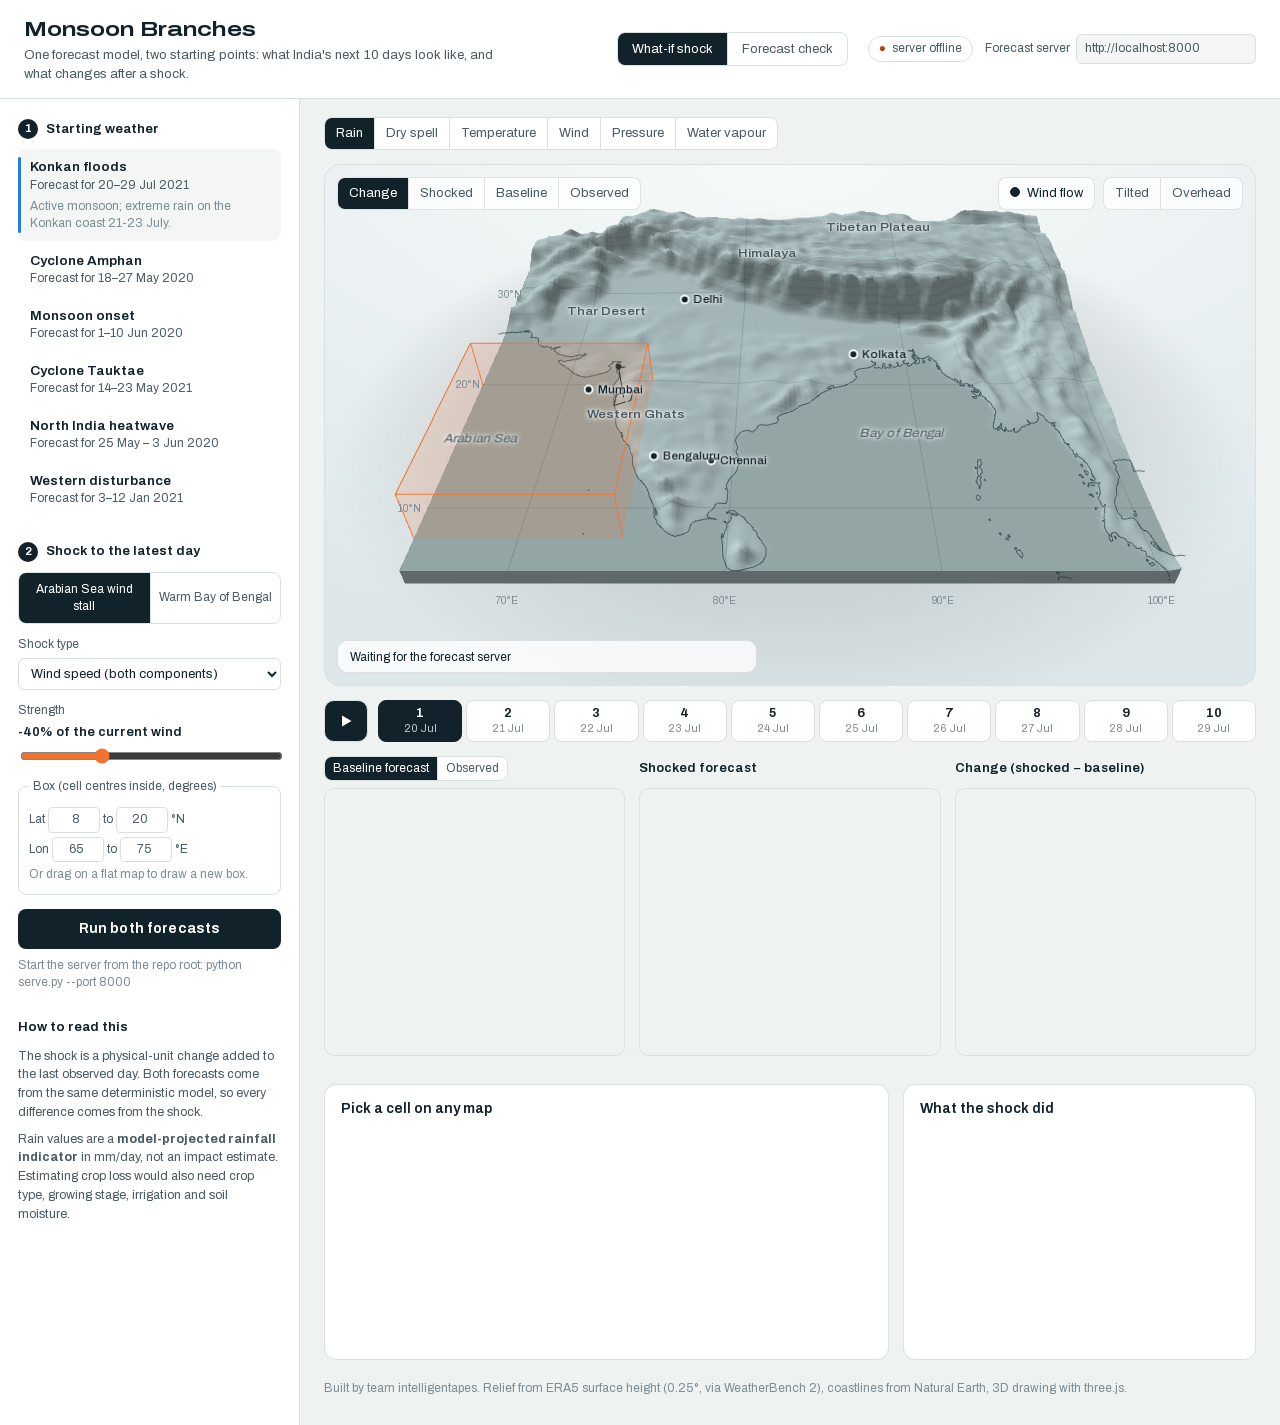
<file: dashboard/index.html>
<!doctype html>
<html lang="en">
<head>
  <meta charset="utf-8">
  <meta name="viewport" content="width=device-width, initial-scale=1">
  <title>Monsoon Branches</title>
  <link rel="preload" href="vendor/archivo-latin.woff2" as="font" type="font/woff2" crossorigin>
  <link rel="stylesheet" href="style.css">
  <script type="importmap">{ "imports": { "three": "./vendor/three.module.min.js" } }</script>
</head>
<body data-mode="shock">
<header class="top">
  <div class="brand">
    <h1>Monsoon Branches</h1>
    <p data-show="shock">One forecast model, two starting points: what India's next 10 days look like, and what changes after a shock.</p>
    <p data-show="check">How the 10-day forecast compares with what happened, and with two simple baselines.</p>
  </div>
  <div class="seg modes" id="modes" role="tablist" aria-label="View">
    <button data-mode="shock" role="tab">What-if shock</button>
    <button data-mode="check" role="tab">Forecast check</button>
  </div>
  <div class="server">
    <span id="status" class="pill pill-wait" role="status">connecting…</span>
    <label class="srv">Forecast server <input id="server" type="url" spellcheck="false" value="http://localhost:8000"></label>
  </div>
</header>

<main class="layout">
  <aside class="controls" aria-label="Experiment controls">
    <section>
      <h2><span class="step">1</span>Starting weather</h2>
      <div id="examples" class="examples" role="radiogroup" aria-label="Held-out example"></div>
    </section>

    <section data-show="shock">
      <h2><span class="step">2</span>Shock to the latest day</h2>
      <div class="seg" id="presets" role="radiogroup" aria-label="Shock preset">
        <button data-preset="monsoon_stall" role="radio">Arabian Sea wind stall</button>
        <button data-preset="warm_ocean" role="radio">Warm Bay of Bengal</button>
      </div>
      <label class="row">Shock type
        <select id="kind">
          <option value="wind">Wind speed (both components)</option>
          <option value="warm">Warm and moist (t2m, +5% vapour per K)</option>
          <option value="moist">Water vapour only</option>
          <option value="pressure">Sea-level pressure</option>
        </select>
      </label>
      <label class="row">Strength <output id="strength-out"></output>
        <input id="strength" type="range">
      </label>
      <fieldset class="box">
        <legend>Box (cell centres inside, degrees)</legend>
        <label>Lat <input id="la0" type="number" step="1" min="6" max="38"> to <input id="la1" type="number" step="1" min="6" max="38"> °N</label>
        <label>Lon <input id="lo0" type="number" step="1" min="65" max="101"> to <input id="lo1" type="number" step="1" min="65" max="101"> °E</label>
        <p class="hint">Or drag on a flat map to draw a new box.</p>
      </fieldset>
      <button id="run" class="primary">Run both forecasts</button>
      <p id="runinfo" class="hint" aria-live="polite"></p>
    </section>

    <section class="about" data-show="shock">
      <h2>How to read this</h2>
      <p>The shock is a physical-unit change added to the last observed day. Both forecasts come from the same
        deterministic model, so every difference comes from the shock.</p>
      <p>Rain values are a <strong>model-projected rainfall indicator</strong> in mm/day, not an impact estimate.
        Estimating crop loss would also need crop type, growing stage, irrigation and soil moisture.</p>
    </section>

    <section data-show="check">
      <h2>Compared with</h2>
      <dl class="defs">
        <dt><i class="sw sw-1"></i>Our model</dt>
        <dd>The 10-day forecast from the server, started from the three observed days.</dd>
        <dt><i class="sw sw-2"></i>Repeat the last day</dt>
        <dd>Assumes the last observed day stays the same for all 10 days (persistence).</dd>
        <dt><i class="sw sw-3"></i>Date average</dt>
        <dd>The 2005–2017 average for each calendar day (climatology).</dd>
        <dt><i class="sw sw-obs"></i>Observed</dt>
        <dd>What actually happened (ERA5). None of these events was used to train or select the model.</dd>
      </dl>
      <p id="checkinfo" class="hint" aria-live="polite"></p>
    </section>

    <section class="about" data-show="check">
      <h2>How to read this</h2>
      <p>The grader scores the model against the <strong>better</strong> of the two baselines, over the whole map, for
        all six fields on days 1, 4 and 8. The error chart shows the same comparison for every day.</p>
      <p>In the first days the forecast follows the real weather. Later, the exact day of a rain burst cannot be known
        from three days of surface weather, so the forecast eases towards the date average. When timing is unknown
        that is the lowest-error choice: a sharp burst on the wrong day is penalised twice, once where it rains and
        once where it doesn't.</p>
      <p>Single 1° cells (about 100 km) are noisy. <strong>Drag on a flat map</strong> to average over an area; click a cell to go back.</p>
    </section>
  </aside>

  <section class="stage" aria-label="Forecast maps">
    <div class="tiles" id="tiles" data-show="check" aria-live="polite"></div>

    <div class="toolbar">
      <div class="seg" id="fields" role="tablist" aria-label="Field">
        <button data-field="tp" role="tab">Rain</button>
        <button data-field="dry" role="tab" data-show="shock">Dry spell</button>
        <button data-field="t2m" role="tab">Temperature</button>
        <button data-field="wind" role="tab">Wind</button>
        <button data-field="msl" role="tab">Pressure</button>
        <button data-field="tcwv" role="tab">Water vapour</button>
      </div>
    </div>

    <div class="hero" id="hero">
      <div class="hero-canvas" id="hero3d" role="img" aria-label="3D relief map of India and the surrounding seas with the selected forecast layer draped on it. The flat maps below show the same data on the exact 1-degree grid."></div>
      <div class="hero-top">
        <div class="seg glass" id="layers-shock" data-show="shock" aria-label="Layer on the 3D map">
          <button data-layer="change">Change</button>
          <button data-layer="shocked">Shocked</button>
          <button data-layer="baseline">Baseline</button>
          <button data-layer="observed">Observed</button>
        </div>
        <div class="seg glass" id="layers-check" data-show="check" aria-label="Layer on the 3D map">
          <button data-layer="forecast">Forecast</button>
          <button data-layer="observed">Observed</button>
          <button data-layer="error">Error</button>
        </div>
        <div class="hero-tools">
          <button id="windbtn" class="chip glass" aria-pressed="true">Wind flow</button>
          <div class="seg glass" id="viewbtns" aria-label="Camera">
            <button data-view="tilt">Tilted</button>
            <button data-view="top">Overhead</button>
          </div>
        </div>
      </div>
      <div class="hero-bottom">
        <div class="legend glass" id="legend-3d"></div>
        <p class="hero-note" id="note-3d"></p>
      </div>
      <p class="hero-fallback" id="hero-fallback" hidden>The 3D view needs WebGL. The flat maps below show the same data.</p>
    </div>

    <div class="timeline">
      <button id="play" class="play" aria-label="Play the 10 days">
        <svg viewBox="0 0 16 16" aria-hidden="true"><path class="i-play" d="M4 2.5v11l9.5-5.5z"/><path class="i-pause" d="M3.5 2.5h3v11h-3zM9.5 2.5h3v11h-3z"/></svg>
      </button>
      <div id="days" class="days" role="group" aria-label="Forecast day"></div>
    </div>

    <div class="maps" aria-label="Flat maps on the exact 1-degree grid">
      <figure class="map" data-panel="base">
        <figcaption>
          <span class="seg mini" id="basemode" data-show="shock">
            <button data-mode="forecast" aria-pressed="true">Baseline forecast</button>
            <button data-mode="observed" aria-pressed="false">Observed</button>
          </span>
          <span class="cap" data-show="check">Observed</span>
        </figcaption>
        <div class="canvas-wrap"><canvas></canvas></div>
      </figure>
      <figure class="map" data-panel="shock">
        <figcaption>
          <span class="cap" data-show="shock">Shocked forecast</span>
          <span class="seg mini" id="srcmode" data-show="check" aria-label="Forecast shown">
            <button data-src="model">Our model</button>
            <button data-src="persist">Repeat last day</button>
            <button data-src="clim">Date average</button>
          </span>
        </figcaption>
        <div class="canvas-wrap"><canvas></canvas></div>
      </figure>
      <figure class="map" data-panel="diff">
        <figcaption>
          <span class="cap" data-show="shock">Change (shocked − baseline)</span>
          <span class="cap" data-show="check" id="errcap">Error (forecast − observed)</span>
          <span class="seg mini" id="errmode" data-show="check" aria-label="Error view">
            <button data-err="error">Error</button>
            <button data-err="heavy">Heavy rain</button>
          </span>
        </figcaption>
        <div class="canvas-wrap"><canvas></canvas></div>
      </figure>
    </div>
    <div class="legends">
      <div class="legend" id="legend-seq"></div>
      <div class="legend" id="legend-div"></div>
    </div>

    <div class="lower" data-show="shock">
      <div class="cell-panel">
        <div class="cell-head">
          <h3 id="cell-title">Pick a cell on any map</h3>
          <p id="cell-sub" class="hint"></p>
        </div>
        <div id="chart" class="chart" aria-label="Ten-day rainfall at the selected cell"></div>
        <table id="cell-table" class="sr-table"></table>
      </div>
      <div class="summary">
        <h3>What the shock did</h3>
        <dl id="summary"></dl>
      </div>
    </div>

    <div class="lower lower-check" data-show="check">
      <div class="cell-panel">
        <div class="cell-head">
          <h3>Error by forecast day <span class="muted">(lower is better)</span></h3>
          <span class="seg mini" id="scope" aria-label="Windows">
            <button data-scope="event">This event</button>
            <button data-scope="test">All test windows</button>
          </span>
        </div>
        <p id="err-sub" class="hint"></p>
        <div id="err-legend" class="key"></div>
        <div id="err-chart" class="chart"></div>
        <table id="err-table" class="sr-table"></table>
      </div>
      <div class="cell-panel">
        <div class="cell-head">
          <h3 id="pt-title">Pick a cell on any map</h3>
        </div>
        <p id="pt-sub" class="hint"></p>
        <div id="pt-legend" class="key"></div>
        <div id="pt-chart" class="chart"></div>
        <table id="pt-table" class="sr-table"></table>
      </div>
    </div>

    <footer class="foot">Built by team intelligentapes. Relief from ERA5 surface height (0.25°, via WeatherBench 2), coastlines from Natural Earth, 3D drawing with three.js.</footer>
  </section>
</main>
<div id="tip" class="tip" hidden></div>
<script type="module" src="globe.js"></script>
<script src="app.js"></script>
</body>
</html>
</file>
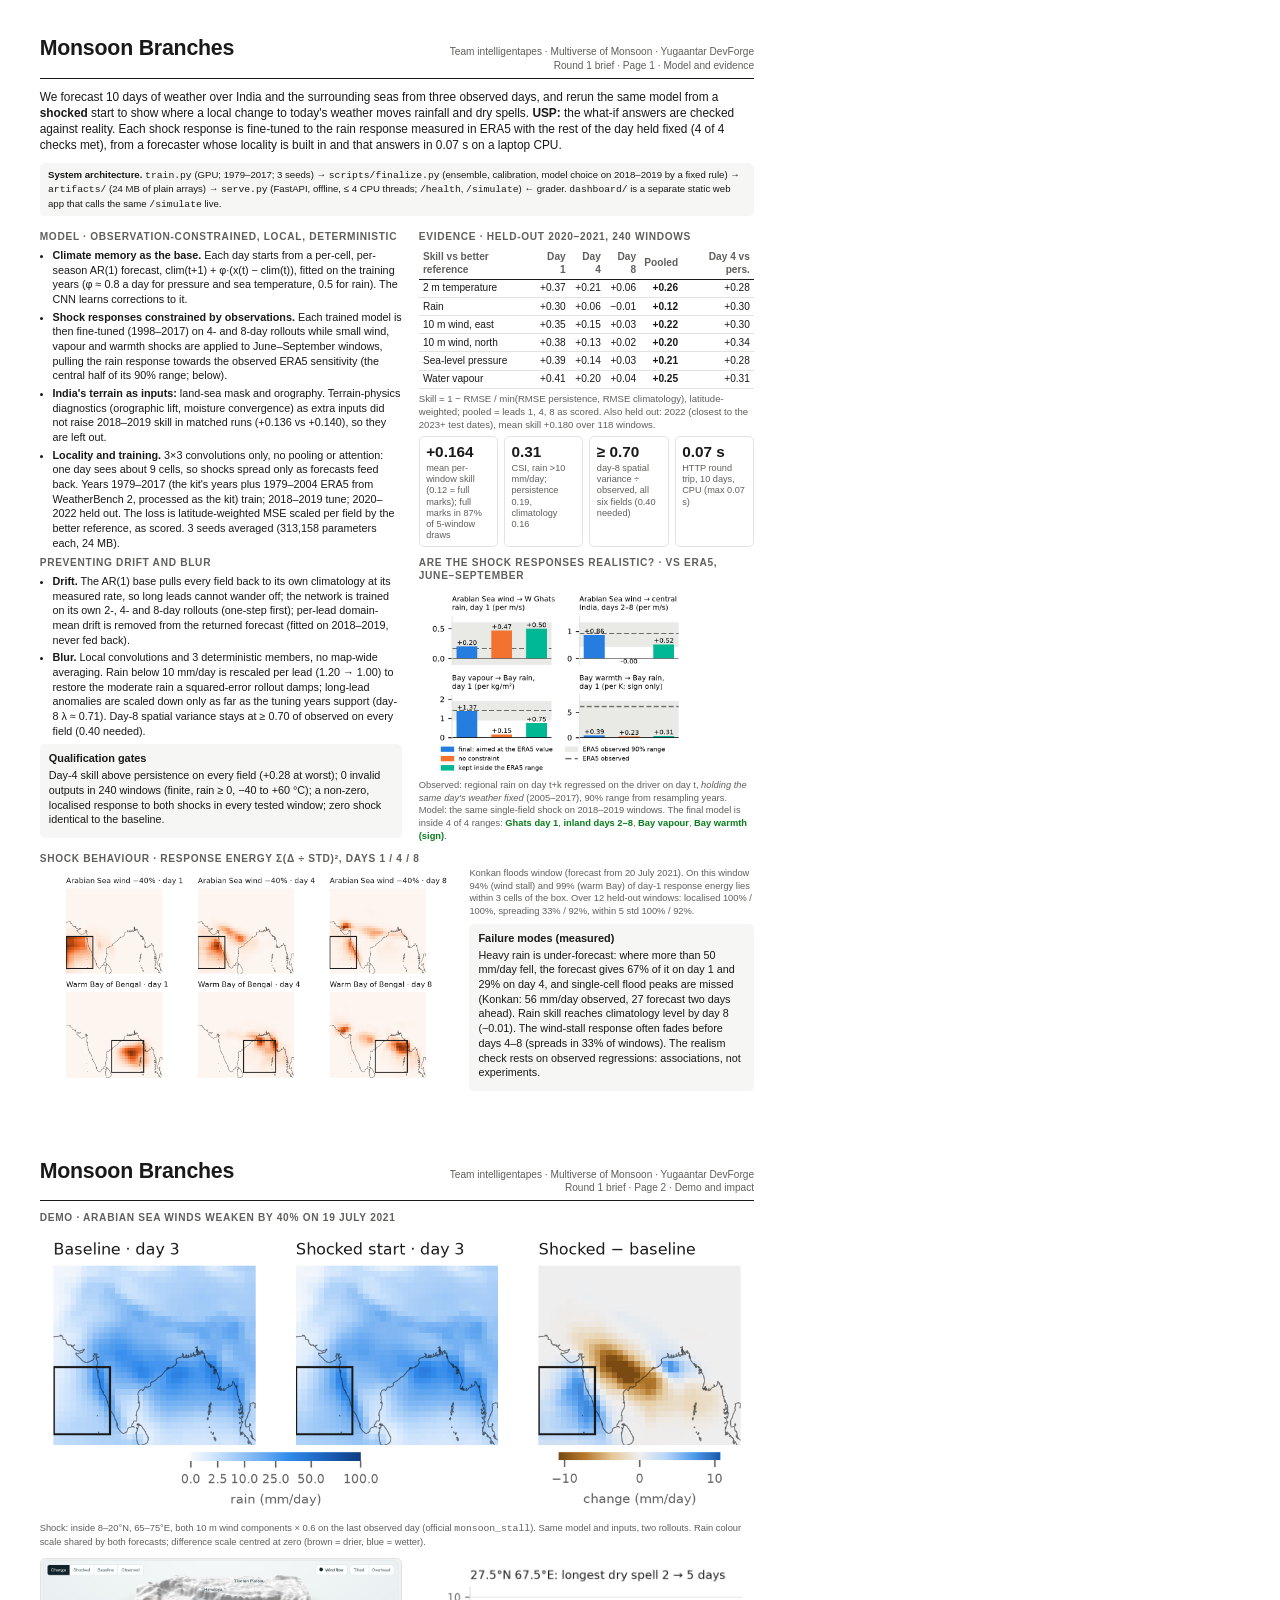
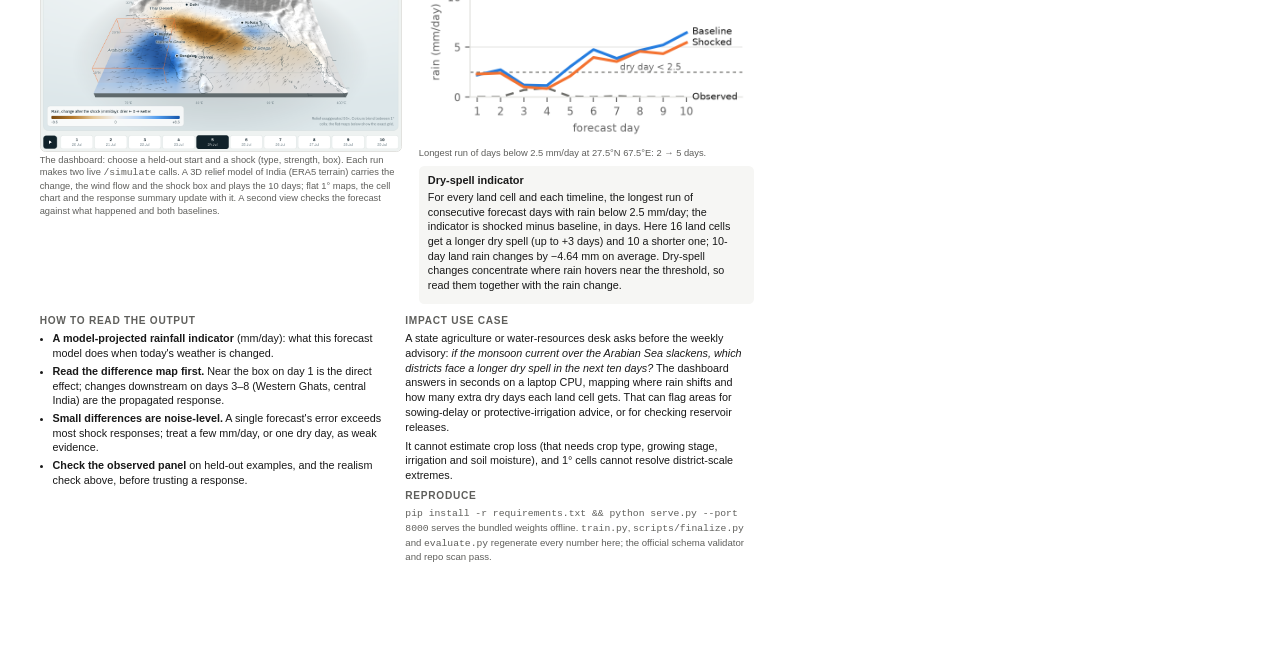
<file: docs/brief.html>
<!doctype html>
<html lang="en"><head><meta charset="utf-8"><title>Monsoon Branches · Round 1 brief</title>
<style>
@page { size: A4; margin: 0; }
* { box-sizing: border-box; }
body { margin: 0; font: 8.1pt/1.36 -apple-system, "Helvetica Neue", Arial, sans-serif; color: #191919; font-variant-numeric: tabular-nums; }
.page { width: 210mm; height: 297mm; padding: 9mm 10.5mm 8mm; overflow: hidden; page-break-after: always; display: flex; flex-direction: column; gap: 2.6mm; }
.page:last-child { page-break-after: auto; }
.page > * { flex-shrink: 0; }
header { display: flex; justify-content: space-between; align-items: baseline; border-bottom: 1.2pt solid #191919; padding-bottom: 1.4mm; }
h1 { font-size: 16pt; margin: 0; letter-spacing: -.01em; }
header .meta { font-size: 7.6pt; color: #5f5f5c; text-align: right; }
.lede { font-size: 8.9pt; line-height: 1.36; margin: 0; }
h2 { font-size: 7.6pt; text-transform: uppercase; letter-spacing: .07em; color: #5f5f5c; margin: 0 0 1mm; font-weight: 600; }
h3 { font-size: 8.2pt; margin: 0 0 .6mm; }
p { margin: 0 0 1.2mm; }
ul { margin: 0; padding-left: 3.4mm; } li { margin: 0 0 .8mm; }
.grid2 { display: grid; grid-template-columns: 1fr 1fr; gap: 4.5mm; }
.grid3 { display: grid; grid-template-columns: 1.08fr 1fr; gap: 4.5mm; }
table { border-collapse: collapse; width: 100%; font-size: 7.6pt; }
th, td { text-align: right; padding: .45mm 1.1mm; border-bottom: .4pt solid #e2e2df; }
th:first-child, td:first-child { text-align: left; }
th { color: #5f5f5c; font-weight: 600; border-bottom: .8pt solid #191919; }
.tiles { display: grid; grid-template-columns: repeat(4, 1fr); gap: 1.6mm; margin-top: 1.4mm; }
.tile { border: .5pt solid #e2e2df; border-radius: 1.4mm; padding: 1.3mm 1.7mm; }
.tile .v { font-size: 11.5pt; font-weight: 600; }
.tile .k { font-size: 6.9pt; color: #5f5f5c; line-height: 1.22; }
img { display: block; width: 100%; }
.cap { font-size: 7pt; color: #5f5f5c; margin-top: .5mm; }
.note { background: #f6f6f4; border-radius: 1.4mm; padding: 1.8mm 2.4mm; }
code { font: 7.3pt/1.3 ui-monospace, Menlo, monospace; }
.small { font-size: 7.2pt; color: #5f5f5c; }
.ok { color: #0a7d1c; font-weight: 600; } .no { color: #b72a2b; font-weight: 600; }
</style></head><body>

<section class="page">
  <header><h1>Monsoon Branches</h1>
    <div class="meta">Team intelligentapes · Multiverse of Monsoon · Yugaantar DevForge<br>Round 1 brief · Page 1 · Model and evidence</div></header>
  <p class="lede">We forecast 10 days of weather over India and the surrounding seas from three observed days, and rerun the same model from a
    <b>shocked</b> start to show where a local change to today's weather moves rainfall and dry spells. <b>USP:</b> the what-if answers are
    checked against reality. Each shock response is fine-tuned to the rain response measured in ERA5 with the rest of the day held fixed
    (4 of 4 checks met), from a forecaster whose locality is built in and that answers in 0.07 s on a laptop CPU.</p>
  <p class="small note" style="padding:1.2mm 2.2mm;color:#191919"><b>System architecture.</b> <code>train.py</code> (GPU; 1979–2017; 3 seeds) →
    <code>scripts/finalize.py</code> (ensemble, calibration, model choice on 2018–2019 by a fixed rule) → <code>artifacts/</code> (24 MB of plain
    arrays) → <code>serve.py</code> (FastAPI, offline, ≤ 4 CPU threads; <code>/health</code>, <code>/simulate</code>) ← grader. <code>dashboard/</code> is a
    separate static web app that calls the same <code>/simulate</code> live.</p>

  <div class="grid3">
    <div><h2>Model · observation-constrained, local, deterministic</h2><ul><li><b>Climate memory as the base.</b> Each day starts from a per-cell, per-season AR(1) forecast, clim(t+1) + φ·(x(t) − clim(t)), fitted on the training years (φ ≈ 0.8 a day for pressure and sea temperature, 0.5 for rain). The CNN learns corrections to it.</li><li><b>Shock responses constrained by observations.</b> Each trained model is then fine-tuned (1998–2017) on 4- and 8-day rollouts while small wind, vapour and warmth shocks are applied to June–September windows, pulling the rain response towards the observed ERA5 sensitivity (the central half of its 90% range; below).</li><li><b>India's terrain as inputs:</b> land-sea mask and orography. Terrain-physics diagnostics (orographic lift, moisture convergence) as extra inputs did not raise 2018–2019 skill in matched runs (+0.136 vs +0.140), so they are left out.</li><li><b>Locality and training.</b> 3×3 convolutions only, no pooling or attention: one day sees about 9 cells, so shocks spread only as forecasts feed back. Years 1979–2017 (the kit's years plus 1979–2004 ERA5 from WeatherBench 2, processed as the kit) train; 2018–2019 tune; 2020–2022 held out. The loss is latitude-weighted MSE scaled per field by the better reference, as scored. 3 seeds averaged (313,158 parameters each, 24 MB).</li></ul>
      <h2 style="margin-top:1.6mm">Preventing drift and blur</h2><ul><li><b>Drift.</b> The AR(1) base pulls every field back to its own climatology at its measured rate, so long leads cannot wander off; the network is trained on its own 2-, 4- and 8-day rollouts (one-step first); per-lead domain-mean drift is removed from the returned forecast (fitted on 2018–2019, never fed back).</li><li><b>Blur.</b> Local convolutions and 3 deterministic members, no map-wide averaging. Rain below 10 mm/day is rescaled per lead (1.20 → 1.00) to restore the moderate rain a squared-error rollout damps; long-lead anomalies are scaled down only as far as the tuning years support (day-8 λ ≈ 0.71). Day-8 spatial variance stays at ≥ 0.70 of observed on every field (0.40 needed).</li></ul>
      <div class="note" style="margin-top:1.6mm"><h3>Qualification gates</h3>
        <p>Day-4 skill above persistence on every field (+0.28 at worst);
          0 invalid outputs in 240 windows (finite, rain ≥ 0, −40 to +60 °C); a non-zero, localised
          response to both shocks in every tested window; zero shock identical to the baseline.</p></div>
    </div>
    <div>
      <h2>Evidence · held-out 2020–2021, 240 windows</h2>
      <table>
        <tr><th>Skill vs better reference</th><th>Day 1</th><th>Day 4</th><th>Day 8</th><th>Pooled</th><th>Day 4 vs pers.</th></tr>
        <tr><td>2 m temperature</td><td>+0.37</td><td>+0.21</td><td>+0.06</td><td><b>+0.26</b></td><td>+0.28</td></tr><tr><td>Rain</td><td>+0.30</td><td>+0.06</td><td>−0.01</td><td><b>+0.12</b></td><td>+0.30</td></tr><tr><td>10 m wind, east</td><td>+0.35</td><td>+0.15</td><td>+0.03</td><td><b>+0.22</b></td><td>+0.30</td></tr><tr><td>10 m wind, north</td><td>+0.38</td><td>+0.13</td><td>+0.02</td><td><b>+0.20</b></td><td>+0.34</td></tr><tr><td>Sea-level pressure</td><td>+0.39</td><td>+0.14</td><td>+0.03</td><td><b>+0.21</b></td><td>+0.28</td></tr><tr><td>Water vapour</td><td>+0.41</td><td>+0.20</td><td>+0.04</td><td><b>+0.25</b></td><td>+0.31</td></tr>
      </table>
      <p class="small" style="margin-top:.8mm">Skill = 1 − RMSE / min(RMSE persistence, RMSE climatology), latitude-weighted; pooled = leads 1, 4, 8 as
        scored. Also held out: 2022 (closest to the 2023+ test dates), mean skill +0.180 over 118 windows.</p>
      <div class="tiles">
        <div class="tile"><div class="v">+0.164</div><div class="k">mean per-window skill (0.12 = full marks); full marks in 87% of 5-window draws</div></div>
        <div class="tile"><div class="v">0.31</div><div class="k">CSI, rain &gt;10 mm/day; persistence 0.19, climatology 0.16</div></div>
        <div class="tile"><div class="v">≥ 0.70</div><div class="k">day-8 spatial variance ÷ observed, all six fields (0.40 needed)</div></div>
        <div class="tile"><div class="v">0.07 s</div><div class="k">HTTP round trip, 10 days, CPU (max 0.07 s)</div></div>
      </div>
      <h2 style="margin-top:2.2mm">Are the shock responses realistic? · vs ERA5, June–September</h2>
      <img src="figures/shock_realism.png" alt="Model vs observed shock sensitivity" style="width:80%">
      <div class="cap">Observed: regional rain on day t+k regressed on the driver on day t, <i>holding the same day's weather fixed</i>
        (2005–2017), 90% range from resampling years. Model: the same single-field shock on 2018–2019 windows. The final model is inside
        4 of 4 ranges: <span class="ok">Ghats day 1</span>, <span class="ok">inland days 2–8</span>, <span class="ok">Bay vapour</span>, <span class="ok">Bay warmth (sign)</span>.</div>
    </div>
  </div>

  <div class="grid3" style="grid-template-columns:1.45fr 1fr">
    <div>
      <h2>Shock behaviour · response energy Σ(Δ ÷ std)², days 1 / 4 / 8</h2>
      <img src="figures/shock_energy.png" alt="Shock response energy">
    </div>
    <div>
      <p class="cap" style="margin-top:4mm">Konkan floods window (forecast from 20 July 2021). On this window 94% (wind stall) and
        99% (warm Bay) of day-1 response energy lies within 3 cells of the box. Over 12 held-out windows: localised
        100% / 100%, spreading 33% /
        92%, within 5 std 100% / 92%.</p>
      <div class="note" style="margin-top:1.6mm"><h3>Failure modes (measured)</h3>
        <p>Heavy rain is under-forecast: where more than 50 mm/day fell, the forecast gives 67% of it on day 1
          and 29% on day 4, and single-cell flood peaks are missed (Konkan: 56 mm/day observed, 27 forecast two days ahead). Rain skill reaches climatology level by day 8 (−0.01). The wind-stall
          response often fades before days 4–8 (spreads in 33% of windows). The realism check rests on observed
          regressions: associations, not experiments.</p></div>
    </div>
  </div>
</section>

<section class="page">
  <header><h1>Monsoon Branches</h1>
    <div class="meta">Team intelligentapes · Multiverse of Monsoon · Yugaantar DevForge<br>Round 1 brief · Page 2 · Demo and impact</div></header>
  <div>
    <h2>Demo · Arabian Sea winds weaken by 40% on 19 July 2021</h2>
    <img src="figures/demo_konkan.png" alt="Baseline, shocked and difference rain maps">
    <div class="cap">Shock: inside 8–20°N, 65–75°E, both 10 m wind components × 0.6 on the last observed day (official <code>monsoon_stall</code>).
      Same model and inputs, two rollouts. Rain colour scale shared by both forecasts; difference scale centred at zero (brown = drier, blue = wetter).</div>
  </div>
  <div class="grid3">
    <div>
      <img src="figures/dashboard_3d.png" alt="Dashboard: 3D relief view with the rain change on day 5 and the day timeline" style="border:.5pt solid #e2e2df;border-radius:1.4mm">
      <div class="cap">The dashboard: choose a held-out start and a shock (type, strength, box). Each run makes two live <code>/simulate</code> calls.
        A 3D relief model of India (ERA5 terrain) carries the change, the wind flow and the shock box and plays the 10 days; flat 1° maps, the cell chart
        and the response summary update with it. A second view checks the forecast against what happened and both baselines.</div>
    </div>
    <div>
      <img src="figures/dry_spell_cell.png" alt="10-day rain at one land cell">
      <div class="cap">Longest run of days below 2.5 mm/day at 27.5°N 67.5°E: 2 → 5 days.</div>
      <div class="note" style="margin-top:1.6mm"><h3>Dry-spell indicator</h3>
        <p>For every land cell and each timeline, the longest run of consecutive forecast days with rain below 2.5 mm/day; the indicator is shocked
          minus baseline, in days. Here 16 land cells get a longer dry spell (up to +3 days) and 10
          a shorter one; 10-day land rain changes by −4.64 mm on average. Dry-spell changes concentrate
          where rain hovers near the threshold, so read them together with the rain change.</p></div>
    </div>
  </div>
  <div class="grid2">
    <div><h2>How to read the output</h2><ul>
      <li><b>A model-projected rainfall indicator</b> (mm/day): what this forecast model does when today's weather is changed.</li>
      <li><b>Read the difference map first.</b> Near the box on day 1 is the direct effect; changes downstream on days 3–8 (Western Ghats,
        central India) are the propagated response.</li>
      <li><b>Small differences are noise-level.</b> A single forecast's error exceeds most shock responses; treat a few mm/day, or one dry day, as weak evidence.</li>
      <li><b>Check the observed panel</b> on held-out examples, and the realism check above, before trusting a response.</li></ul></div>
    <div><h2>Impact use case</h2>
      <p>A state agriculture or water-resources desk asks before the weekly advisory: <i>if the monsoon current over the Arabian Sea slackens,
        which districts face a longer dry spell in the next ten days?</i> The dashboard answers in seconds on a laptop CPU, mapping where rain
        shifts and how many extra dry days each land cell gets. That can flag areas for sowing-delay or protective-irrigation advice, or for
        checking reservoir releases.</p>
      <p>It cannot estimate crop loss (that needs crop type, growing stage, irrigation and soil moisture), and 1° cells cannot resolve district-scale extremes.</p>
      <h2 style="margin-top:1.6mm">Reproduce</h2>
      <p class="small"><code>pip install -r requirements.txt &amp;&amp; python serve.py --port 8000</code> serves the bundled weights offline.
        <code>train.py</code>, <code>scripts/finalize.py</code> and <code>evaluate.py</code> regenerate every number here; the official
        schema validator and repo scan pass.</p></div>
  </div>
</section>
</body></html>
</file>
<file: dashboard/style.css>
@font-face {
  font-family: "Archivo";
  src: url("vendor/archivo-latin.woff2") format("woff2");
  font-weight: 100 900;
  font-stretch: 62% 125%;
  font-display: swap;
}

:root {
  color-scheme: light;
  --bg: #eef2f1;
  --surface: #ffffff;
  --surface-2: #f3f6f5;
  --line: #d9e1e0;
  --text: #11222a;
  --text-2: #4a5b63;
  --text-3: #7d8d94;
  --accent: #11222a;
  --accent-ink: #ffffff;
  --focus: #2370cd;
  --series-1: #257de0;
  --series-2: #f47230;
  --series-3: #00b894;
  --none: #efefef;
  --observed: #6b6b67;
  --box: #11222a;
  --sel: #11222a;
  --coast: rgba(17, 34, 42, .55);
  --good: #0a7d1c;
  --bad: #c2410c;
  --stage-1: #dde7ea;
  --stage-2: #f6f9f9;
  --glass: rgba(255, 255, 255, .78);
  --glass-line: rgba(17, 34, 42, .12);
  --font: "Archivo", -apple-system, BlinkMacSystemFont, "Segoe UI", Roboto, sans-serif;
}
@media (prefers-color-scheme: dark) {
  :root:not([data-theme="light"]) {
    color-scheme: dark;
    --bg: #0b1519; --surface: #101d22; --surface-2: #16262c; --line: #22363d;
    --text: #e6eef0; --text-2: #9db0b7; --text-3: #6e838b;
    --accent: #e6eef0; --accent-ink: #0b1519; --focus: #6aabf1;
    --series-1: #338ced; --series-2: #e76624; --series-3: #00a888; --none: #24343a; --observed: #a6a6a2;
    --box: #f2f6f7; --sel: #f2f6f7; --coast: rgba(236, 242, 244, .6);
    --good: #3fbf55; --bad: #f08a5d;
    --stage-1: #07131a; --stage-2: #12262e;
    --glass: rgba(16, 29, 34, .78); --glass-line: rgba(230, 238, 240, .12);
  }
}
:root[data-theme="dark"] {
  color-scheme: dark;
  --bg: #0b1519; --surface: #101d22; --surface-2: #16262c; --line: #22363d;
  --text: #e6eef0; --text-2: #9db0b7; --text-3: #6e838b;
  --accent: #e6eef0; --accent-ink: #0b1519; --focus: #6aabf1;
  --series-1: #338ced; --series-2: #e76624; --series-3: #00a888; --none: #24343a; --observed: #a6a6a2;
  --box: #f2f6f7; --sel: #f2f6f7; --coast: rgba(236, 242, 244, .6);
  --good: #3fbf55; --bad: #f08a5d;
  --stage-1: #07131a; --stage-2: #12262e;
  --glass: rgba(16, 29, 34, .78); --glass-line: rgba(230, 238, 240, .12);
}

* { box-sizing: border-box; }
html, body { margin: 0; }
body { background: var(--bg); color: var(--text); font: 14px/1.45 var(--font); font-variant-numeric: tabular-nums; -webkit-font-smoothing: antialiased; }
h1, h2, h3 { margin: 0; }
h1 { font-size: 21px; font-weight: 650; font-stretch: 122%; letter-spacing: -.01em; }
h2 { font-size: 13px; font-weight: 650; color: var(--text); margin-bottom: 10px; display: flex; align-items: center; gap: 8px; }
h3 { font-size: 14px; font-weight: 620; }
p { margin: 0; }
button, input, select { font: inherit; color: inherit; }
:focus-visible { outline: 2px solid var(--focus); outline-offset: 2px; border-radius: 6px; }

/* ---------- header ---------- */
.top { display: flex; align-items: center; gap: 20px; padding: 14px 24px; border-bottom: 1px solid var(--line); background: var(--surface); }
.brand { min-width: 0; }
.brand p { color: var(--text-2); font-size: 13px; margin-top: 2px; max-width: 62ch; }
.top .modes { margin-left: auto; }
.server { display: flex; align-items: center; gap: 12px; }
.srv { font-size: 12px; color: var(--text-2); display: flex; gap: 6px; align-items: center; white-space: nowrap; }
.srv input { width: 180px; padding: 5px 8px; border: 1px solid var(--line); border-radius: 6px; background: var(--surface-2); font-size: 12px; }
.pill { font-size: 12px; padding: 3px 10px; border-radius: 999px; border: 1px solid var(--line); white-space: nowrap; color: var(--text-2); }
.pill-ok::before, .pill-bad::before, .pill-wait::before { content: "●"; margin-right: 6px; }
.pill-ok::before { color: var(--good); }
.pill-bad::before { color: var(--bad); }
.pill-wait::before { color: var(--text-3); }

/* ---------- layout ---------- */
.layout { display: grid; grid-template-columns: 300px minmax(0, 1fr); min-height: calc(100vh - 68px); }
.controls { border-right: 1px solid var(--line); background: var(--surface); padding: 20px 18px; display: flex; flex-direction: column; gap: 26px; overflow-y: auto; }
.stage { padding: 18px 24px 28px; display: flex; flex-direction: column; gap: 14px; min-width: 0; }
.step { display: inline-grid; place-items: center; width: 20px; height: 20px; border-radius: 50%; background: var(--text); color: var(--surface); font-size: 11px; font-weight: 700; }

.examples { display: flex; flex-direction: column; gap: 2px; }
.ex { text-align: left; border: 0; background: transparent; border-radius: 8px; padding: 8px 10px 8px 12px; cursor: pointer; position: relative; }
.ex:hover { background: var(--surface-2); }
.ex::before { content: ""; position: absolute; left: 0; top: 8px; bottom: 8px; width: 3px; border-radius: 2px; background: transparent; transition: background .2s; }
.ex[aria-checked="true"] { background: var(--surface-2); }
.ex[aria-checked="true"]::before { background: var(--series-1); }
.ex b { display: block; font-weight: 620; font-size: 13.5px; }
.ex span { display: block; color: var(--text-2); font-size: 12px; }
.ex .note { display: none; margin-top: 4px; color: var(--text-3); }
.ex[aria-checked="true"] .note { display: block; }

.seg { display: inline-flex; border: 1px solid var(--line); border-radius: 8px; overflow: hidden; background: var(--surface); }
.seg button { border: 0; background: transparent; padding: 6px 11px; cursor: pointer; font-size: 13px; color: var(--text-2); transition: background .15s, color .15s; }
.seg button:hover { color: var(--text); }
.seg button + button { border-left: 1px solid var(--line); }
.seg button[aria-checked="true"], .seg button[aria-selected="true"], .seg button[aria-pressed="true"] { background: var(--text); color: var(--surface); }
.seg button:disabled { opacity: .45; cursor: not-allowed; }
#presets { display: grid; grid-template-columns: 1fr 1fr; width: 100%; margin-bottom: 12px; }
#presets button { font-size: 12px; padding: 8px 6px; }
.seg.mini button { padding: 3px 8px; font-size: 12px; }
.modes button { padding: 7px 14px; white-space: nowrap; }

.row { display: flex; flex-direction: column; gap: 4px; font-size: 12px; color: var(--text-2); margin-bottom: 12px; }
.row select, .row input[type=range] { width: 100%; }
.row select { padding: 7px 8px; border: 1px solid var(--line); border-radius: 6px; background: var(--surface); color: var(--text); font-size: 13px; }
.row output { color: var(--text); font-weight: 620; font-size: 13px; }
input[type=range] { accent-color: var(--series-2); }
.box { border: 1px solid var(--line); border-radius: 8px; padding: 8px 10px 10px; margin: 0 0 14px; font-size: 12px; color: var(--text-2); }
.box legend { padding: 0 4px; }
.box label { display: block; margin: 4px 0; }
.box input { width: 52px; padding: 3px 4px; border: 1px solid var(--line); border-radius: 4px; background: var(--surface); text-align: right; }
.hint { color: var(--text-3); font-size: 12px; }
.primary { width: 100%; padding: 10px 12px; background: var(--accent); color: var(--accent-ink); border: 0; border-radius: 8px; font-weight: 650; cursor: pointer; letter-spacing: .01em; position: relative; overflow: hidden; }
.primary::after { content: ""; position: absolute; inset: 0; background: linear-gradient(90deg, transparent, rgba(255, 255, 255, .28), transparent); transform: translateX(-100%); }
.primary:disabled { cursor: progress; }
.primary:disabled::after { animation: sweep 1s linear infinite; }
@keyframes sweep { to { transform: translateX(100%); } }
#runinfo { margin-top: 8px; min-height: 18px; }
.about p { color: var(--text-2); font-size: 12.5px; margin-bottom: 8px; line-height: 1.5; }

/* ---------- 3D stage ---------- */
.toolbar { display: flex; justify-content: space-between; align-items: center; gap: 12px; flex-wrap: wrap; }
.hero { position: relative; height: clamp(360px, 58vh, 640px); border-radius: 16px; overflow: hidden;
  background: radial-gradient(120% 90% at 50% 0%, var(--stage-2), var(--stage-1)); border: 1px solid var(--line); }
.hero-canvas { position: absolute; inset: 0; }
.hero-canvas canvas { width: 100%; height: 100%; display: block; cursor: grab; touch-action: none; }
.hero-canvas canvas:active { cursor: grabbing; }
.glass { background: var(--glass); border: 1px solid var(--glass-line); backdrop-filter: blur(10px); -webkit-backdrop-filter: blur(10px); }
.seg.glass { background: var(--glass); }
.seg.glass button + button { border-left-color: var(--glass-line); }
.hero-top { position: absolute; top: 12px; left: 12px; right: 12px; display: flex; justify-content: space-between; gap: 8px; flex-wrap: wrap; pointer-events: none; }
.hero-top > *, .hero-tools > * { pointer-events: auto; }
.hero-tools { display: flex; gap: 8px; align-items: flex-start; }
.chip { border-radius: 8px; padding: 6px 11px; font-size: 13px; cursor: pointer; color: var(--text-2); }
.chip[aria-pressed="true"] { color: var(--text); }
.chip::before { content: ""; display: inline-block; width: 8px; height: 8px; border-radius: 50%; margin-right: 7px; border: 1.5px solid currentColor; vertical-align: 0; }
.chip[aria-pressed="true"]::before { background: currentColor; }
.hero-bottom { position: absolute; left: 12px; right: 12px; bottom: 12px; display: flex; justify-content: space-between; align-items: flex-end; gap: 12px; pointer-events: none; }
#legend-3d { width: min(420px, 100%); padding: 8px 12px 6px; border-radius: 10px; pointer-events: auto; }
.hero-note { font-size: 11.5px; color: var(--text-3); text-align: right; max-width: 260px; }
.hero-fallback[hidden] { display: none; }
.hero-fallback { position: absolute; inset: 0; display: grid; place-items: center; color: var(--text-2); padding: 24px; text-align: center; }
.g-labels { position: absolute; inset: 0; pointer-events: none; overflow: hidden; }
.g-label { position: absolute; left: 0; top: 0; white-space: nowrap; font-size: 12px; color: var(--text); transition: opacity .2s; will-change: transform;
  text-shadow: 0 0 3px var(--stage-2), 0 0 6px var(--stage-2); }
.g-sea { font-style: italic; font-weight: 450; color: var(--text-2); font-stretch: 110%; letter-spacing: .02em; }
.g-land { font-weight: 600; font-stretch: 112%; color: var(--text-2); font-size: 11.5px; }
.g-city { font-size: 11.5px; font-weight: 550; padding-left: 12px; }
.g-city::before { content: ""; position: absolute; left: 0; top: 50%; width: 6px; height: 6px; margin-top: -3px; border-radius: 50%; background: var(--text); box-shadow: 0 0 0 2px var(--stage-2); }
.g-grid { font-size: 10.5px; color: var(--text-3); text-shadow: none; }

/* ---------- timeline ---------- */
.timeline { display: flex; align-items: stretch; gap: 10px; }
.play { flex: none; width: 44px; border-radius: 10px; border: 1px solid var(--line); background: var(--text); color: var(--surface); cursor: pointer; display: grid; place-items: center; }
.play svg { width: 16px; height: 16px; fill: currentColor; }
.play .i-pause, .playing .play .i-play { display: none; }
.playing .play .i-pause { display: inline; }
.play:disabled { opacity: .4; cursor: not-allowed; }
.days { flex: 1; display: grid; grid-template-columns: repeat(10, minmax(0, 1fr)); gap: 4px; min-width: 0; }
.days button { position: relative; overflow: hidden; border: 1px solid var(--line); border-radius: 8px; background: var(--surface); padding: 5px 4px 6px; cursor: pointer; text-align: center; line-height: 1.2; transition: background .2s, color .2s, border-color .2s; }
.days button b { display: block; font-size: 13px; font-weight: 650; }
.days button span { display: block; font-size: 11px; color: var(--text-3); }
.days button:hover { border-color: var(--text-3); }
.days button[aria-pressed="true"] { background: var(--text); border-color: var(--text); color: var(--surface); }
.days button[aria-pressed="true"] span { color: var(--surface); opacity: .75; }
.days button:disabled { opacity: .45; cursor: default; }
.days button i { position: absolute; left: 0; bottom: 0; height: 3px; width: 0; background: var(--series-2); }
.playing .days button[aria-pressed="true"] i { animation: fill var(--step, 1100ms) linear forwards; }
@keyframes fill { to { width: 100%; } }

/* ---------- flat maps ---------- */
.maps { display: grid; grid-template-columns: repeat(3, minmax(0, 1fr)); gap: 14px; }
.map { margin: 0; min-width: 0; }
.map figcaption { font-size: 13px; color: var(--text-2); margin-bottom: 6px; min-height: 26px; display: flex; align-items: center; gap: 8px; justify-content: space-between; flex-wrap: wrap; }
.map .cap { font-weight: 620; color: var(--text); }
.canvas-wrap { position: relative; width: 100%; aspect-ratio: 36 / 32; border-radius: 10px; overflow: hidden; border: 1px solid var(--line); }
.canvas-wrap canvas { position: absolute; inset: 0; width: 100%; height: 100%; cursor: crosshair; touch-action: none; }

.legends { display: grid; grid-template-columns: 2fr 1fr; gap: 14px; }
.legend { font-size: 11px; color: var(--text-2); }
.legend .bar { height: 10px; border-radius: 3px; margin: 4px 0 2px; }
.legend .ticks { display: flex; justify-content: space-between; }
.legend .title { color: var(--text); font-size: 12px; }
.legend .cats { display: flex; flex-wrap: wrap; gap: 4px 14px; margin-top: 6px; }
.legend .cats span { display: inline-flex; align-items: center; gap: 6px; }

/* ---------- lower panels ---------- */
.lower { display: grid; grid-template-columns: minmax(0, 1.6fr) minmax(260px, 1fr); gap: 14px; }
.cell-panel, .summary { background: var(--surface); border: 1px solid var(--line); border-radius: 12px; padding: 14px 16px; min-width: 0; }
.cell-head { display: flex; justify-content: space-between; gap: 8px; align-items: baseline; flex-wrap: wrap; }
.chart { height: 220px; margin-top: 6px; }
.chart svg { width: 100%; height: 100%; overflow: visible; }
.chart .grid line { stroke: var(--line); }
.chart .axis text { fill: var(--text-3); font-size: 11px; }
.chart .lbl { font-size: 11px; fill: var(--text); }
.chart .ref { stroke: var(--text-3); stroke-dasharray: 3 3; }
.summary dl { margin: 12px 0 0; display: grid; grid-template-columns: 1fr auto; gap: 9px 12px; font-size: 13px; }
.summary dt { color: var(--text-2); }
.summary dd { margin: 0; font-weight: 650; text-align: right; }
.summary .note { grid-column: 1 / -1; color: var(--text-3); font-size: 12px; font-weight: 400; text-align: left; }
.up { color: var(--series-1); }
.down { color: var(--bad); }

/* ---------- forecast check ---------- */
body[data-mode="check"] [data-show="shock"], body[data-mode="shock"] [data-show="check"] { display: none !important; }
.defs { margin: 0; display: grid; gap: 2px; font-size: 12px; }
.defs dt { font-weight: 620; font-size: 13px; display: flex; align-items: center; gap: 8px; margin-top: 6px; }
.defs dd { margin: 0 0 0 26px; color: var(--text-2); }
.sw { display: inline-block; width: 18px; height: 0; border-top: 2px solid; flex: none; }
.sw-1 { border-color: var(--series-1); }
.sw-2 { border-color: var(--series-2); }
.sw-3 { border-color: var(--series-3); }
.sw-obs { border-top: 2px dashed var(--observed); }
.sq { display: inline-block; width: 10px; height: 10px; border-radius: 2px; flex: none; }
#checkinfo { margin-top: 8px; }
.tiles { display: grid; grid-template-columns: repeat(4, minmax(0, 1fr)); gap: 0; background: var(--surface); border: 1px solid var(--line); border-radius: 12px; }
.tile { padding: 12px 16px; min-width: 0; }
.tile + .tile { border-left: 1px solid var(--line); }
.tile .k { font-size: 12px; color: var(--text-2); }
.tile .v { font-size: 24px; font-weight: 650; font-stretch: 108%; letter-spacing: -.01em; margin: 2px 0; }
.tile .s { font-size: 12px; color: var(--text-3); }
.tile .good { color: var(--good); }
.tile .bad { color: var(--bad); }
.muted { color: var(--text-3); font-weight: 400; }
.key { display: flex; flex-wrap: wrap; gap: 4px 14px; font-size: 12px; color: var(--text-2); margin-top: 8px; }
.key span { display: inline-flex; align-items: center; gap: 6px; }
.lower-check { grid-template-columns: repeat(2, minmax(0, 1fr)); }
.lower-check .chart { height: 230px; }
#err-sub, #pt-sub { margin-top: 4px; min-height: 18px; }

.foot { color: var(--text-3); font-size: 12px; padding-top: 6px; }
.tip { position: fixed; pointer-events: none; z-index: 10; background: var(--text); color: var(--surface); font-size: 12px; padding: 7px 9px; border-radius: 8px; line-height: 1.45; max-width: 250px; box-shadow: 0 6px 18px rgba(0, 0, 0, .18); }
.sr-table { position: absolute; width: 1px; height: 1px; overflow: hidden; clip: rect(0 0 0 0); }

@media (prefers-reduced-motion: reduce) {
  *, *::before, *::after { animation: none !important; transition: none !important; }
}
@media (max-width: 1100px) {
  .layout { grid-template-columns: 1fr; }
  .controls { border-right: 0; border-bottom: 1px solid var(--line); }
  .lower, .lower-check { grid-template-columns: 1fr; }
  .tiles { grid-template-columns: repeat(2, minmax(0, 1fr)); }
  .tile:nth-child(3) { border-left: 0; }
  .tile:nth-child(n+3) { border-top: 1px solid var(--line); }
}
@media (max-width: 760px) {
  .top { flex-wrap: wrap; padding: 12px 16px; gap: 10px; }
  .top .modes { margin-left: 0; }
  .server { flex-wrap: wrap; width: 100%; }
  .srv { flex: 1 1 100%; }
  .srv input { flex: 1; width: auto; min-width: 0; }
  .pill { white-space: normal; }
  .stage { padding: 12px 16px 20px; }
  .hero { height: 112vw; min-height: 400px; max-height: 640px; border-radius: 12px; }
  .seg.glass button, .chip { font-size: 12px; padding: 5px 9px; }
  .hero-note { display: none; }
  .g-land, .g-grid { display: none; }
  .maps { grid-template-columns: 1fr; }
  .legends { grid-template-columns: 1fr; }
  #fields { flex-wrap: wrap; }
  #srcmode button { padding: 3px 6px; }
  .tiles { grid-template-columns: 1fr; }
  .tile + .tile { border-left: 0; border-top: 1px solid var(--line); }
  .days button span { display: none; }
  .days { gap: 3px; }
}
</file>
